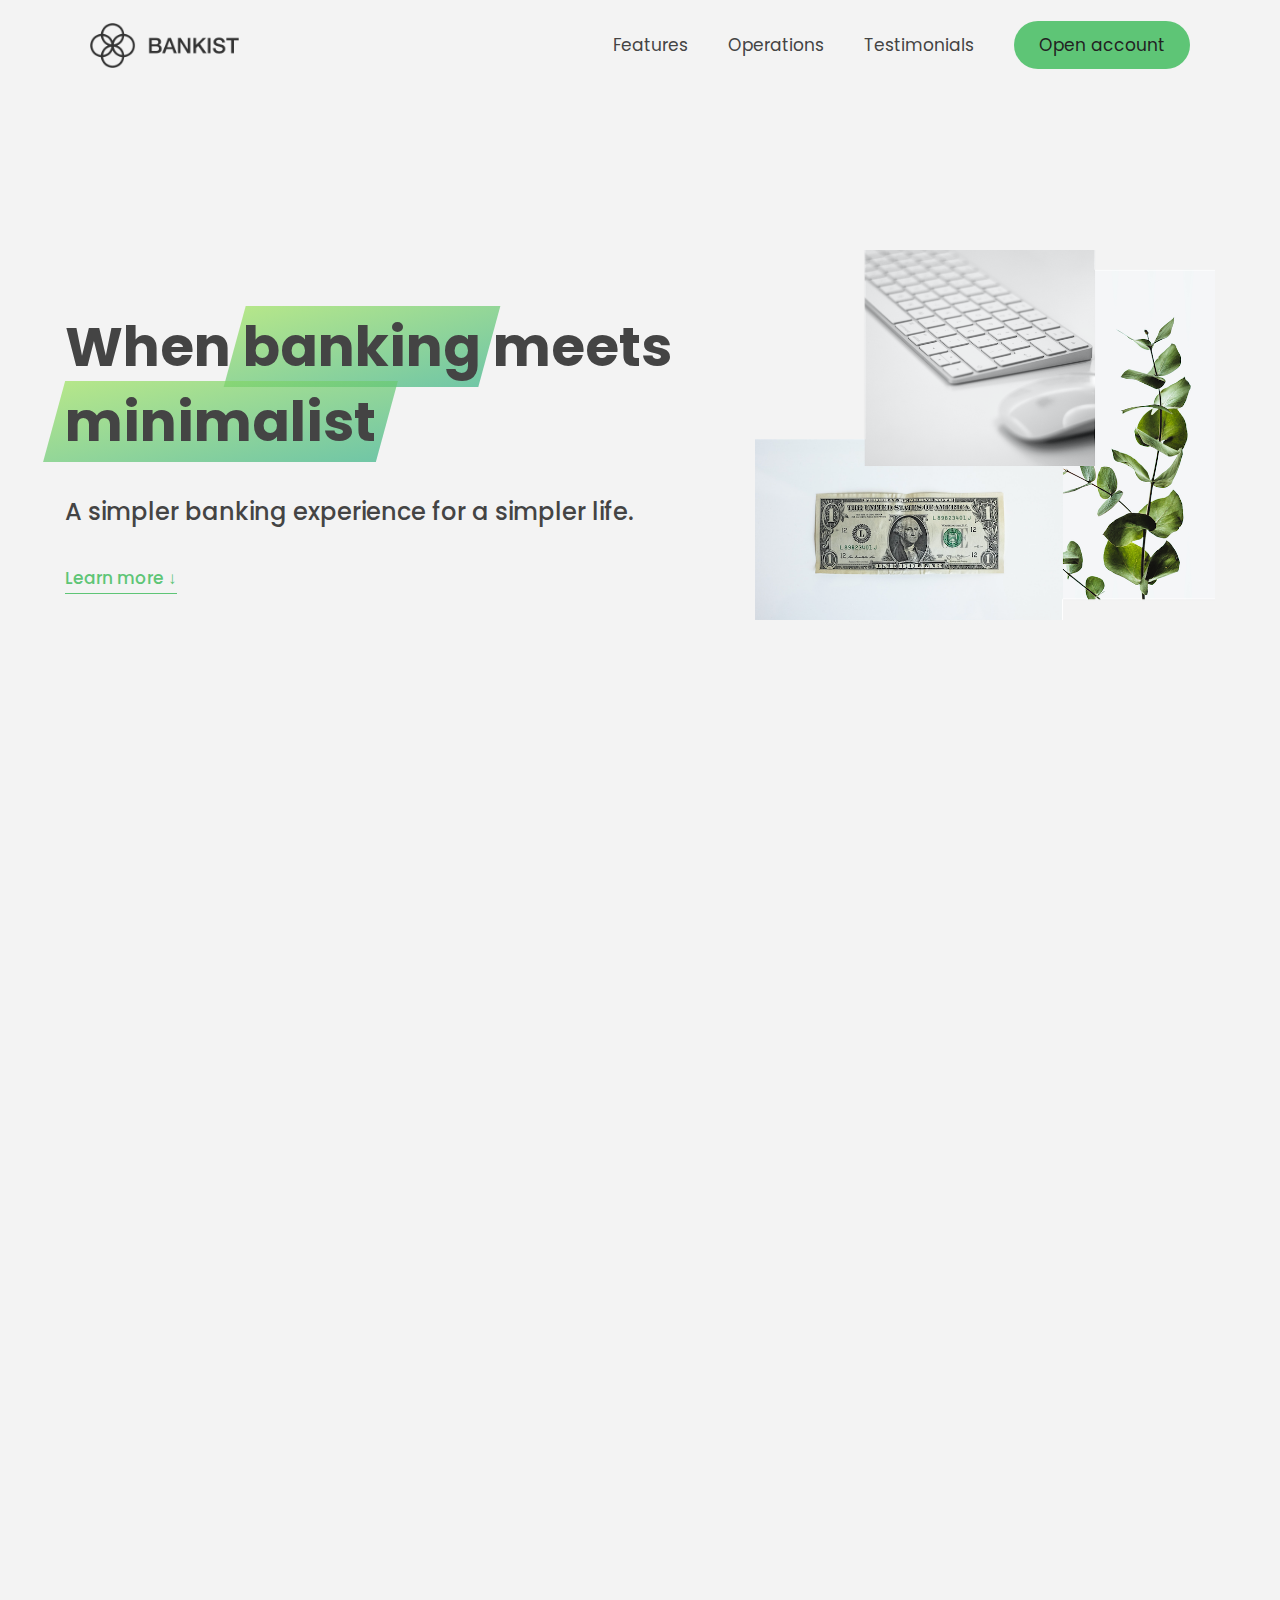
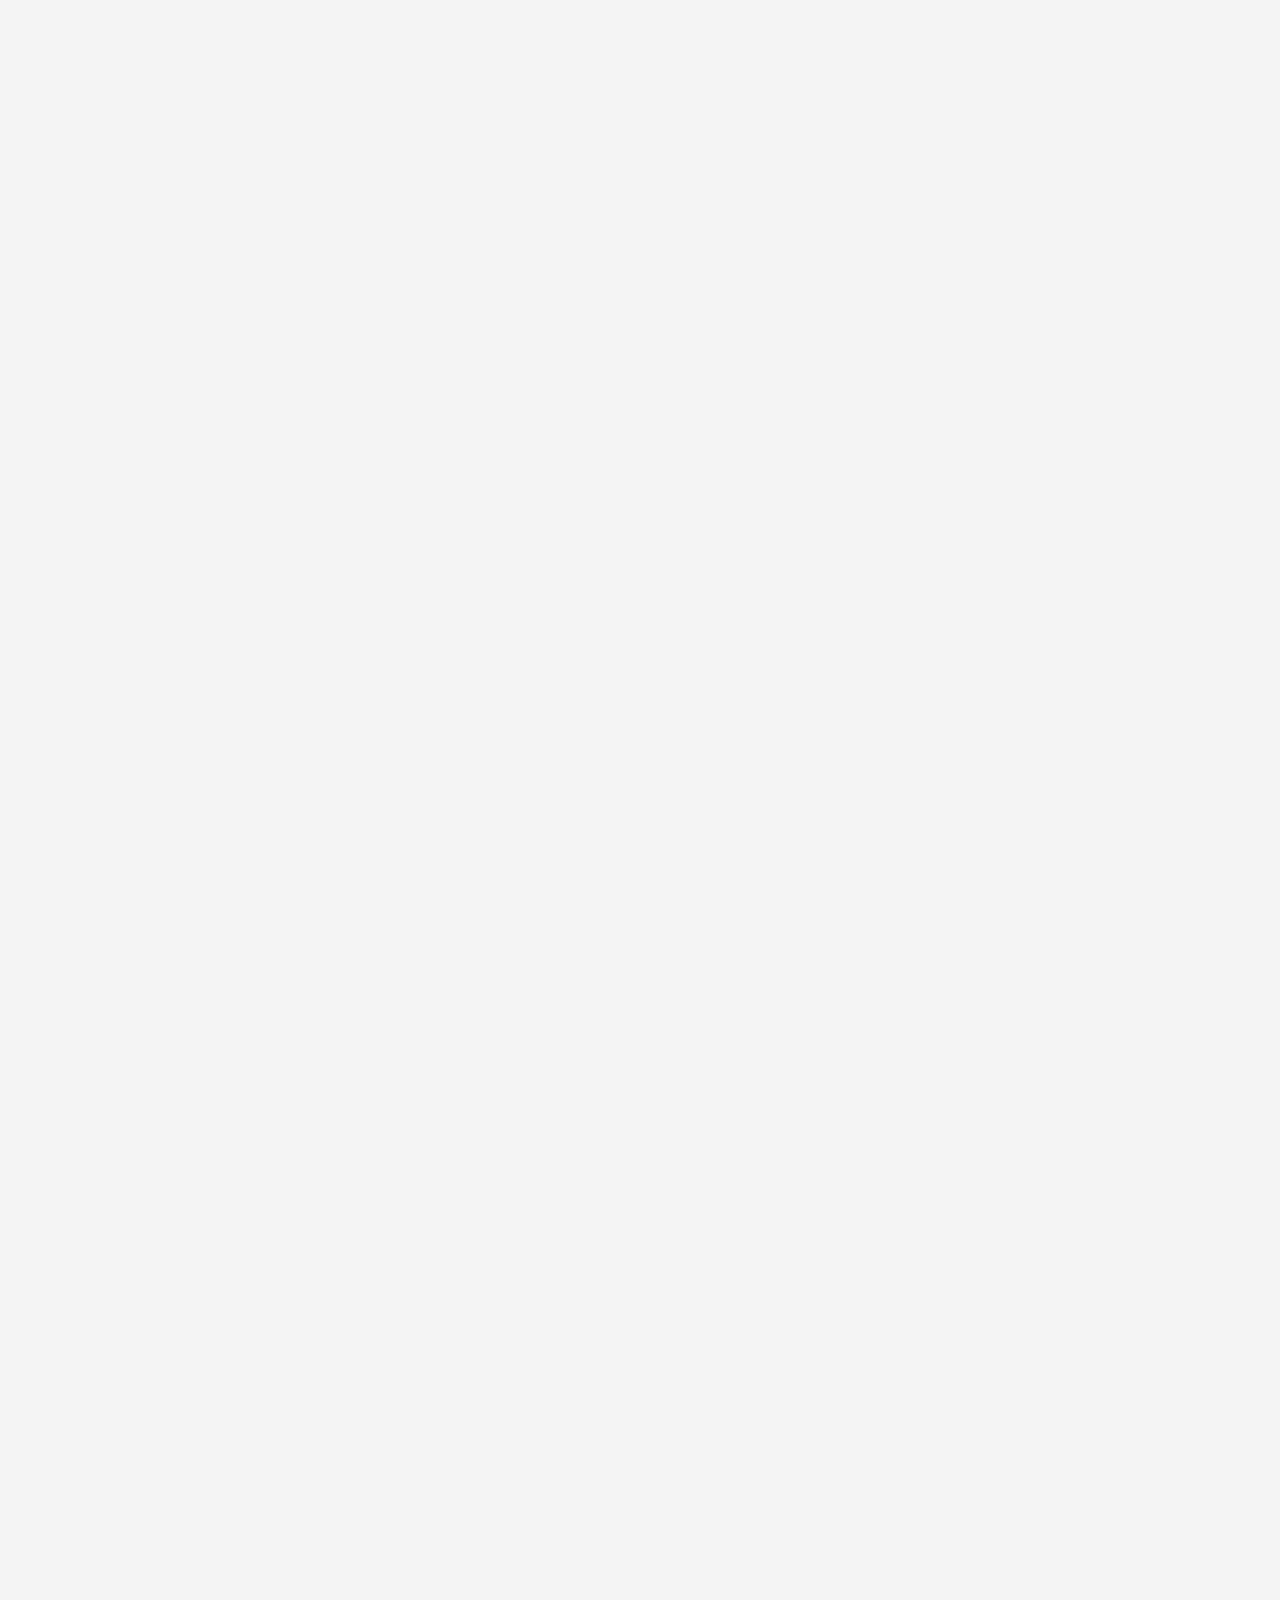
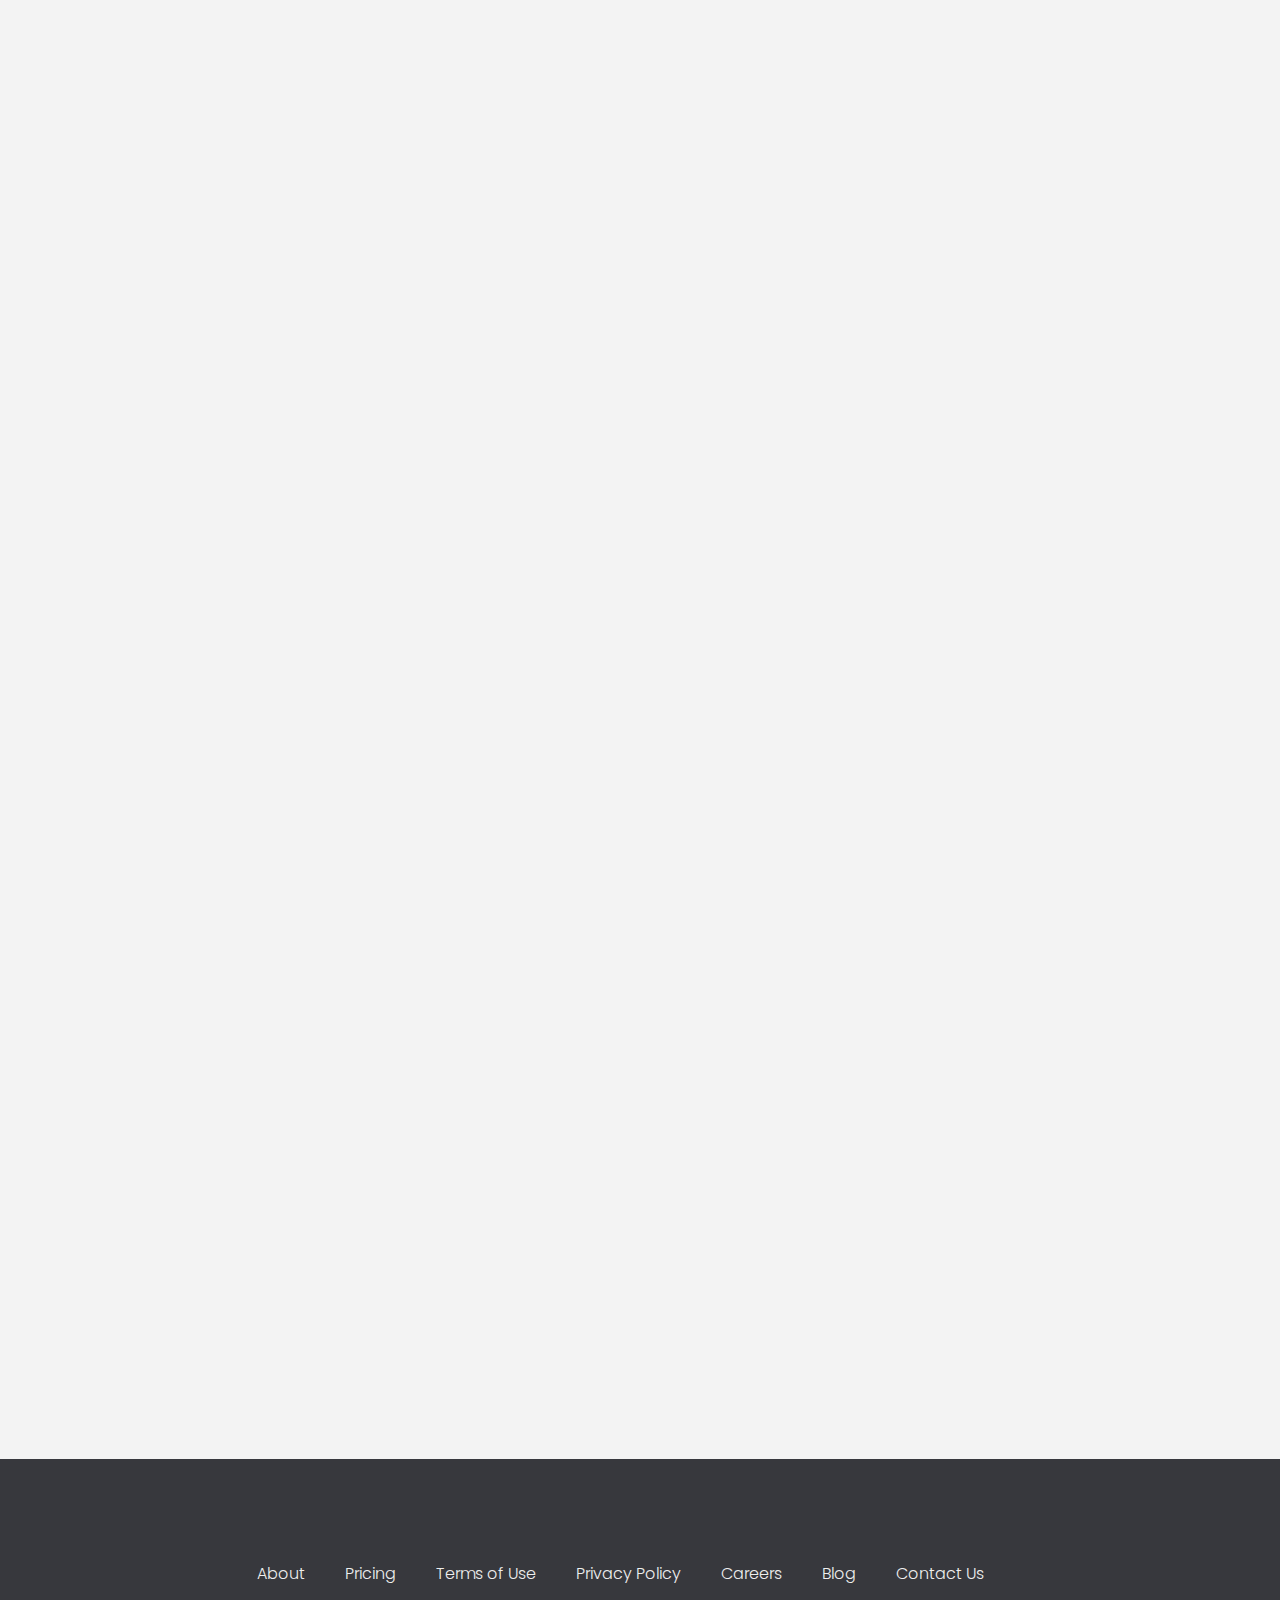
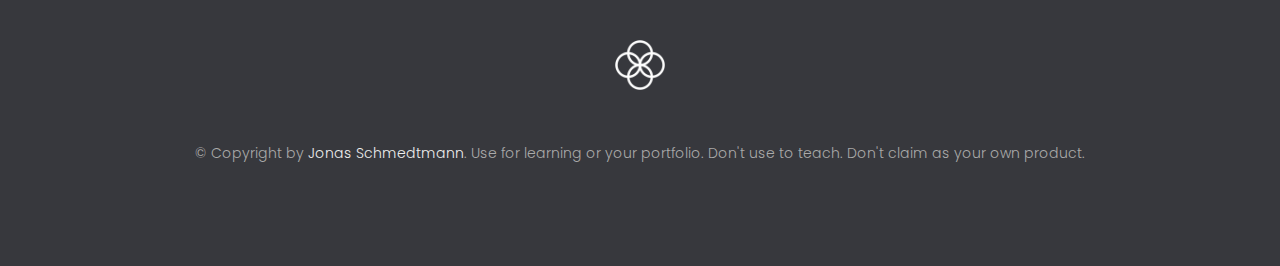
<file: index.html>
<!DOCTYPE html>
<html lang="en">
  <head>
    <meta charset="UTF-8" />
    <meta name="viewport" content="width=device-width, initial-scale=1.0" />
    <meta http-equiv="X-UA-Compatible" content="ie=edge" />
    <link rel="shortcut icon" type="image/png" href="img/icon.png" />

    <link
      href="https://fonts.googleapis.com/css?family=Poppins:300,400,500,600&display=swap"
      rel="stylesheet"
    />
    <link rel="stylesheet" href="style.css" />
    <title>Bankist | When Banking meets Minimalist</title>
  </head>

  <body>
    <header class="header">
      <nav class="nav">
        <img
          src="img/logo.png"
          alt="Bankist logo"
          class="nav__logo"
          id="logo"
          designer="Aabid"
        />
        <ul class="nav__links">
          <li class="nav__item">
            <a class="nav__link" href="#section--1">Features</a>
          </li>
          <li class="nav__item">
            <a class="nav__link" href="#section--2">Operations</a>
          </li>
          <li class="nav__item">
            <a class="nav__link" href="#section--3">Testimonials</a>
          </li>
          <li class="nav__item">
            <a class="nav__link nav__link--btn btn--show-modal" href="#"
              >Open account</a
            >
          </li>
        </ul>
      </nav>

      <div class="header__title">
        <h1>
          When
          <!-- Green highlight effect -->
          <span class="highlight">banking</span>
          meets<br />
          <span class="highlight">minimalist</span>
        </h1>
        <h4>A simpler banking experience for a simpler life.</h4>
        <button class="btn--text btn--scroll-to">Learn more &DownArrow;</button>
        <img
          src="img/hero_short.png"
          data-src="img/hero.png"
          class="header__img lazy-img"
          alt="Minimalist bank items"
        />
      </div>
    </header>

    <section class="section" id="section--1">
      <div class="section__title">
        <h2 class="section__description">Features</h2>
        <h3 class="section__header">
          Everything you need in a modern bank and more.
        </h3>
      </div>

      <div class="features">
        <img
          src="img/digital-lazy.jpg"
          data-src="img/digital.jpg"
          alt="Computer"
          class="features__img lazy-img"
        />
        <div class="features__feature">
          <div class="features__icon">
            <img src="img/interface.gif" alt="" />
          </div>
          <h5 class="features__header">100% digital bank</h5>
          <p>
            Lorem ipsum dolor sit amet consectetur adipisicing elit. Unde alias
            sint quos? Accusantium a fugiat porro reiciendis saepe quibusdam
            debitis ducimus.
          </p>
        </div>

        <div class="features__feature">
          <div class="features__icon">
            <img src="img/growth.gif" alt="" />
          </div>
          <h5 class="features__header">Watch your money grow</h5>
          <p>
            Nesciunt quos autem dolorum voluptates cum dolores dicta fuga
            inventore ab? Nulla incidunt eius numquam sequi iste pariatur
            quibusdam!
          </p>
        </div>
        <img
          src="img/grow-lazy.jpg"
          data-src="img/grow.jpg"
          alt="Plant"
          class="features__img lazy-img"
        />

        <img
          src="img/card-lazy.jpg"
          data-src="img/card.jpg"
          alt="Credit card"
          class="features__img lazy-img"
        />
        <div class="features__feature">
          <div class="features__icon">
            <img src="img/credit-card.gif" alt="" />
          </div>
          <h5 class="features__header">Free debit card included</h5>
          <p>
            Quasi, fugit in cumque cupiditate reprehenderit debitis animi enim
            eveniet consequatur odit quam quos possimus assumenda dicta fuga
            inventore ab.
          </p>
        </div>
      </div>
    </section>

    <section class="section" id="section--2">
      <div class="section__title">
        <h2 class="section__description">Operations</h2>
        <h3 class="section__header">
          Everything as simple as possible, but no simpler.
        </h3>
      </div>

      <div class="operations">
        <div class="operations__tab-container">
          <button
            class="btn operations__tab operations__tab--1 operations__tab--active"
            data-tab="1"
          >
            <span>01</span>Instant Transfers
          </button>
          <button class="btn operations__tab operations__tab--2" data-tab="2">
            <span>02</span>Instant Loans
          </button>
          <button class="btn operations__tab operations__tab--3" data-tab="3">
            <span>03</span>Instant Closing
          </button>
        </div>
        <div
          class="operations__content operations__content--1 operations__content--active"
        >
          <div class="operations__icon operations__icon--1">
            <svg>
              <use xlink:href="img/icons.svg#icon-upload"></use>
            </svg>
          </div>
          <h5 class="operations__header">
            Tranfser money to anyone, instantly! No fees, no BS.
          </h5>
          <p>
            Lorem ipsum dolor sit amet, consectetur adipisicing elit, sed do
            eiusmod tempor incididunt ut labore et dolore magna aliqua. Ut enim
            ad minim veniam, quis nostrud exercitation ullamco laboris nisi ut
            aliquip ex ea commodo consequat.
          </p>
        </div>

        <div class="operations__content operations__content--2">
          <div class="operations__icon operations__icon--2">
            <svg>
              <use xlink:href="img/icons.svg#icon-home"></use>
            </svg>
          </div>
          <h5 class="operations__header">
            Buy a home or make your dreams come true, with instant loans.
          </h5>
          <p>
            Duis aute irure dolor in reprehenderit in voluptate velit esse
            cillum dolore eu fugiat nulla pariatur. Excepteur sint occaecat
            cupidatat non proident, sunt in culpa qui officia deserunt mollit
            anim id est laborum.
          </p>
        </div>
        <div class="operations__content operations__content--3">
          <div class="operations__icon operations__icon--3">
            <svg>
              <use xlink:href="img/icons.svg#icon-user-x"></use>
            </svg>
          </div>
          <h5 class="operations__header">
            No longer need your account? No problem! Close it instantly.
          </h5>
          <p>
            Excepteur sint occaecat cupidatat non proident, sunt in culpa qui
            officia deserunt mollit anim id est laborum. Ut enim ad minim
            veniam, quis nostrud exercitation ullamco laboris nisi ut aliquip ex
            ea commodo consequat.
          </p>
        </div>
      </div>
    </section>

    <section class="section" id="section--3">
      <div class="section__title section__title--testimonials">
        <h2 class="section__description">Not sure yet?</h2>
        <h3 class="section__header">
          Millions of Bankists are already making their lifes simpler.
        </h3>
      </div>

      <div class="slider">
        <div class="slide slide--1">
          <div class="testimonial">
            <h5 class="testimonial__header">Best financial decision ever!</h5>
            <blockquote class="testimonial__text">
              Lorem ipsum dolor sit, amet consectetur adipisicing elit.
              Accusantium quas quisquam non? Quas voluptate nulla minima
              deleniti optio ullam nesciunt, numquam corporis et asperiores
              laboriosam sunt, praesentium suscipit blanditiis. Necessitatibus
              id alias reiciendis, perferendis facere pariatur dolore veniam
              autem esse non voluptatem saepe provident nihil molestiae.
            </blockquote>
            <address class="testimonial__author">
              <img src="img/user-1.jpg" alt="" class="testimonial__photo" />
              <h6 class="testimonial__name">Aabid Mahat</h6>
              <p class="testimonial__location">San Francisco, USA</p>
            </address>
          </div>
        </div>

        <div class="slide slide--2">
          <div class="testimonial">
            <h5 class="testimonial__header">
              The last step to becoming a complete minimalist
            </h5>
            <blockquote class="testimonial__text">
              Quisquam itaque deserunt ullam, quia ea repellendus provident,
              ducimus neque ipsam modi voluptatibus doloremque, corrupti
              laborum. Incidunt numquam perferendis veritatis neque repellendus.
              Lorem, ipsum dolor sit amet consectetur adipisicing elit. Illo
              deserunt exercitationem deleniti.
            </blockquote>
            <address class="testimonial__author">
              <img src="img/user-2.jpg" alt="" class="testimonial__photo" />
              <h6 class="testimonial__name">Jyoshna Mahat</h6>
              <p class="testimonial__location">London, UK</p>
            </address>
          </div>
        </div>

        <div class="slide slide--3">
          <div class="testimonial">
            <h5 class="testimonial__header">
              Finally free from old-school banks
            </h5>
            <blockquote class="testimonial__text">
              Debitis, nihil sit minus suscipit magni aperiam vel tenetur
              incidunt commodi architecto numquam omnis nulla autem,
              necessitatibus blanditiis modi similique quidem. Odio aliquam
              culpa dicta beatae quod maiores ipsa minus consequatur error sunt,
              deleniti saepe aliquid quos inventore sequi. Necessitatibus id
              alias reiciendis, perferendis facere.
            </blockquote>
            <address class="testimonial__author">
              <img src="img/user-3.jpg" alt="" class="testimonial__photo" />
              <h6 class="testimonial__name">Anis Mahat</h6>
              <p class="testimonial__location">Lisbon, Portugal</p>
            </address>
          </div>
        </div>

        <button class="slider__btn slider__btn--left">&larr;</button>
        <button class="slider__btn slider__btn--right">&rarr;</button>
        <div class="dots"></div>
      </div>
    </section>

    <section class="section section--sign-up">
      <div class="section__title">
        <h3 class="section__header">
          The best day to join Bankist was one year ago. The second best is
          today!
        </h3>
      </div>
      <button class="btn btn--show-modal">Open your free account today!</button>
    </section>

    <footer class="footer">
      <ul class="footer__nav">
        <li class="footer__item">
          <a class="footer__link" href="#">About</a>
        </li>
        <li class="footer__item">
          <a class="footer__link" href="#">Pricing</a>
        </li>
        <li class="footer__item">
          <a class="footer__link" href="#">Terms of Use</a>
        </li>
        <li class="footer__item">
          <a class="footer__link" href="#">Privacy Policy</a>
        </li>
        <li class="footer__item">
          <a class="footer__link" href="#">Careers</a>
        </li>
        <li class="footer__item">
          <a class="footer__link" href="#">Blog</a>
        </li>
        <li class="footer__item">
          <a class="footer__link" href="#">Contact Us</a>
        </li>
      </ul>
      <img src="img/icon.png" alt="Logo" class="footer__logo" />
      <p class="footer__copyright">
        &copy; Copyright by
        <a
          class="footer__link twitter-link"
          target="_blank"
          href="https://twitter.com/jonasschmedtman"
          >Jonas Schmedtmann</a
        >. Use for learning or your portfolio. Don't use to teach. Don't claim
        as your own product.
      </p>
    </footer>

    <div class="modal hidden">
      <button class="btn--close-modal">&times;</button>
      <h2 class="modal__header">
        Open your bank account <br />
        in just <span class="highlight">5 minutes</span>
      </h2>
      <form class="modal__form">
        <label>First Name</label>
        <input type="text" />
        <label>Last Name</label>
        <input type="text" />
        <label>Email Address</label>
        <input type="email" />
        <button class="btn">Next step &rarr;</button>
      </form>
    </div>
    <div class="overlay hidden"></div>

    <script src="script.js"></script>
  </body>
</html>
</file>
<file: style.css>
/* The page is NOT responsive. You can implement responsiveness yourself if you wanna have some fun 😃 */

:root {
  --color-primary: #5ec576;
  --color-secondary: #ffcb03;
  --color-tertiary: #ff585f;
  --color-primary-darker: #4bbb7d;
  --color-secondary-darker: #ffbb00;
  --color-tertiary-darker: #fd424b;
  --color-primary-opacity: #5ec5763a;
  --color-secondary-opacity: #ffcd0331;
  --color-tertiary-opacity: #ff58602d;
  --gradient-primary: linear-gradient(to top left, #39b385, #9be15d);
  --gradient-secondary: linear-gradient(to top left, #ffb003, #ffcb03);
}

* {
  margin: 0;
  padding: 0;
  box-sizing: inherit;
}

html {
  font-size: 62.5%;
  box-sizing: border-box;
}

body {
  font-family: 'Poppins', sans-serif;
  font-weight: 300;
  color: #444;
  line-height: 1.9;
  background-color: #f3f3f3;
}

/* GENERAL ELEMENTS */
.section {
  padding: 15rem 3rem;
  border-top: 1px solid #ddd;

  transition: transform 1s, opacity 1s;
}

.section--hidden {
  opacity: 0;
  transform: translateY(8rem);
}

.section__title {
  max-width: 80rem;
  margin: 0 auto 8rem auto;
}

.section__description {
  font-size: 1.8rem;
  font-weight: 600;
  text-transform: uppercase;
  color: var(--color-primary);
  margin-bottom: 1rem;
}

.section__header {
  font-size: 4rem;
  line-height: 1.3;
  font-weight: 500;
}

.btn {
  display: inline-block;
  background-color: var(--color-primary);
  font-size: 1.6rem;
  font-family: inherit;
  font-weight: 500;
  border: none;
  padding: 1.25rem 4.5rem;
  border-radius: 10rem;
  cursor: pointer;
  transition: all 0.3s;
}

.btn:hover {
  background-color: var(--color-primary-darker);
}

.btn--text {
  display: inline-block;
  background: none;
  font-size: 1.7rem;
  font-family: inherit;
  font-weight: 500;
  color: var(--color-primary);
  border: none;
  border-bottom: 1px solid currentColor;
  padding-bottom: 2px;
  cursor: pointer;
  transition: all 0.3s;
}

p {
  color: #666;
}

/* This is BAD for accessibility! Don't do in the real world! */
button:focus {
  outline: none;
}

img {
  transition: filter 0.5s;
}

.lazy-img {
  filter: blur(20px);
}

/* NAVIGATION */
.nav {
  display: flex;
  justify-content: space-between;
  align-items: center;
  height: 9rem;
  width: 100%;
  padding: 0 6rem;
  z-index: 100;
}

/* nav and stickly class at the same time */
.nav.sticky {
  position: fixed;
  background-color: rgba(255, 255, 255, 0.95);
}

.nav__logo {
  height: 4.5rem;
  transition: all 0.3s;
}

.nav__links {
  display: flex;
  align-items: center;
  list-style: none;
}

.nav__item {
  margin-left: 4rem;
}

.nav__link:link,
.nav__link:visited {
  font-size: 1.7rem;
  font-weight: 400;
  color: inherit;
  text-decoration: none;
  display: block;
  transition: all 0.3s;
}

.nav__link--btn:link,
.nav__link--btn:visited {
  padding: 0.8rem 2.5rem;
  border-radius: 3rem;
  background-color: var(--color-primary);
  color: #222;
}

.nav__link--btn:hover,
.nav__link--btn:active {
  color: inherit;
  background-color: var(--color-primary-darker);
  color: #333;
}

/* HEADER */
.header {
  padding: 0 3rem;
  height: 100vh;
  display: flex;
  flex-direction: column;
  align-items: center;
}

.header__title {
  flex: 1;

  max-width: 115rem;
  display: grid;
  grid-template-columns: 3fr 2fr;
  row-gap: 3rem;
  align-content: center;
  justify-content: center;

  align-items: start;
  justify-items: start;
}

h1 {
  font-size: 5.5rem;
  line-height: 1.35;
}

h4 {
  font-size: 2.4rem;
  font-weight: 500;
}

.header__img {
  width: 100%;
  grid-column: 2 / 3;
  grid-row: 1 / span 4;
  transform: translateY(-6rem);
}

.highlight {
  position: relative;
}

.highlight::after {
  display: block;
  content: '';
  position: absolute;
  bottom: 0;
  left: 0;
  height: 100%;
  width: 100%;
  z-index: -1;
  opacity: 0.7;
  transform: scale(1.07, 1.05) skewX(-15deg);
  background-image: var(--gradient-primary);
}

/* FEATURES */
.features {
  display: grid;
  grid-template-columns: 1fr 1fr;
  gap: 4rem;
  margin: 0 12rem;
}

.features__img {
  width: 100%;
}

.features__feature {
  align-self: center;
  justify-self: center;
  width: 70%;
  font-size: 1.5rem;
}

.features__icon {
  display: flex;
  align-items: center;
  justify-content: center;
  background-color: var(--color-primary-opacity);
  height: 5.5rem;
  width: 5.5rem;
  border-radius: 50%;
  margin-bottom: 2rem;
}

.features__icon img {
  height: 5.2rem;
  width: 5.2rem;
  fill: var(--color-primary);
  border-radius: 50%;
  mix-blend-mode: multiply;
}

.features__header {
  font-size: 2rem;
  margin-bottom: 1rem;
}

/* OPERATIONS */
.operations {
  max-width: 100rem;
  margin: 12rem auto 0 auto;

  background-color: #fff;
}

.operations__tab-container {
  display: flex;
  justify-content: center;
}

.operations__tab {
  margin-right: 2.5rem;
  transform: translateY(-50%);
}

.operations__tab span {
  margin-right: 1rem;
  font-weight: 600;
  display: inline-block;
}

.operations__tab--1 {
  background-color: var(--color-secondary);
}

.operations__tab--1:hover {
  background-color: var(--color-secondary-darker);
}

.operations__tab--3 {
  background-color: var(--color-tertiary);
  margin: 0;
}

.operations__tab--3:hover {
  background-color: var(--color-tertiary-darker);
}

.operations__tab--active {
  transform: translateY(-66%);
}

.operations__content {
  display: none;

  /* JUST PRESENTATIONAL */
  font-size: 1.7rem;
  padding: 2.5rem 7rem 6.5rem 7rem;
}

.operations__content--active {
  display: grid;
  grid-template-columns: 7rem 1fr;
  column-gap: 3rem;
  row-gap: 0.5rem;
}

.operations__header {
  font-size: 2.25rem;
  font-weight: 500;
  align-self: center;
}

.operations__icon {
  display: flex;
  align-items: center;
  justify-content: center;
  height: 7rem;
  width: 7rem;
  border-radius: 50%;
}

.operations__icon svg {
  height: 2.75rem;
  width: 2.75rem;
}

.operations__content p {
  grid-column: 2;
}

.operations__icon--1 {
  background-color: var(--color-secondary-opacity);
}
.operations__icon--2 {
  background-color: var(--color-primary-opacity);
}
.operations__icon--3 {
  background-color: var(--color-tertiary-opacity);
}
.operations__icon--1 svg {
  fill: var(--color-secondary-darker);
}
.operations__icon--2 svg {
  fill: var(--color-primary);
}
.operations__icon--3 svg {
  fill: var(--color-tertiary);
}

/* SLIDER */
.slider {
  max-width: 100rem;
  height: 50rem;
  margin: 0 auto;
  position: relative;

  /* IN THE END */
  overflow: hidden;
}

.slide {
  position: absolute;
  top: 0;
  width: 100%;
  height: 50rem;

  display: flex;
  align-items: center;
  justify-content: center;

  /* THIS creates the animation! */
  transition: transform 1s;
}

.slide > img {
  /* Only for images that have different size than slide */
  width: 100%;
  height: 100%;
  object-fit: cover;
}

.slider__btn {
  position: absolute;
  top: 50%;
  z-index: 10;

  border: none;
  background: rgba(255, 255, 255, 0.7);
  font-family: inherit;
  color: #333;
  border-radius: 50%;
  height: 5.5rem;
  width: 5.5rem;
  font-size: 3.25rem;
  cursor: pointer;
}

.slider__btn--left {
  left: 6%;
  transform: translate(-50%, -50%);
}

.slider__btn--right {
  right: 6%;
  transform: translate(50%, -50%);
}

.dots {
  position: absolute;
  bottom: 5%;
  left: 50%;
  transform: translateX(-50%);
  display: flex;
}

.dots__dot {
  border: none;
  background-color: #b9b9b9;
  opacity: 0.7;
  height: 1rem;
  width: 1rem;
  border-radius: 50%;
  margin-right: 1.75rem;
  cursor: pointer;
  transition: all 0.5s;

  /* Only necessary when overlying images */
  /* box-shadow: 0 0.6rem 1.5rem rgba(0, 0, 0, 0.7); */
}

.dots__dot:last-child {
  margin: 0;
}

.dots__dot--active {
  /* background-color: #fff; */
  background-color: #888;
  opacity: 1;
}

/* TESTIMONIALS */
.testimonial {
  width: 65%;
  position: relative;
}

.testimonial::before {
  content: '\201C';
  position: absolute;
  top: -5.7rem;
  left: -6.8rem;
  line-height: 1;
  font-size: 20rem;
  font-family: inherit;
  color: var(--color-primary);
  z-index: -1;
}

.testimonial__header {
  font-size: 2.25rem;
  font-weight: 500;
  margin-bottom: 1.5rem;
}

.testimonial__text {
  font-size: 1.7rem;
  margin-bottom: 3.5rem;
  color: #666;
}

.testimonial__author {
  margin-left: 3rem;
  font-style: normal;

  display: grid;
  grid-template-columns: 6.5rem 1fr;
  column-gap: 2rem;
}

.testimonial__photo {
  grid-row: 1 / span 2;
  width: 6.5rem;
  border-radius: 50%;
}

.testimonial__name {
  font-size: 1.7rem;
  font-weight: 500;
  align-self: end;
  margin: 0;
}

.testimonial__location {
  font-size: 1.5rem;
}

.section__title--testimonials {
  margin-bottom: 4rem;
}

/* SIGNUP */
.section--sign-up {
  background-color: #37383d;
  border-top: none;
  border-bottom: 1px solid #444;
  text-align: center;
  padding: 10rem 3rem;
}

.section--sign-up .section__header {
  color: #fff;
  text-align: center;
}

.section--sign-up .section__title {
  margin-bottom: 6rem;
}

.section--sign-up .btn {
  font-size: 1.9rem;
  padding: 2rem 5rem;
}

/* FOOTER */
.footer {
  padding: 10rem 3rem;
  background-color: #37383d;
}

.footer__nav {
  list-style: none;
  display: flex;
  justify-content: center;
  margin-bottom: 5rem;
}

.footer__item {
  margin-right: 4rem;
}

.footer__link {
  font-size: 1.6rem;
  color: #eee;
  text-decoration: none;
}

.footer__logo {
  height: 5rem;
  display: block;
  margin: 0 auto;
  margin-bottom: 5rem;
}

.footer__copyright {
  font-size: 1.4rem;
  color: #aaa;
  text-align: center;
}

.footer__copyright .footer__link {
  font-size: 1.4rem;
}

/* MODAL WINDOW */
.modal {
  position: fixed;
  top: 50%;
  left: 50%;
  transform: translate(-50%, -50%);
  max-width: 60rem;
  background-color: #f3f3f3;
  padding: 5rem 6rem;
  box-shadow: 0 4rem 6rem rgba(0, 0, 0, 0.3);
  z-index: 1000;
  transition: all 0.5s;
}

.overlay {
  position: fixed;
  top: 0;
  left: 0;
  width: 100%;
  height: 100%;
  background-color: rgba(0, 0, 0, 0.5);
  backdrop-filter: blur(4px);
  z-index: 100;
  transition: all 0.5s;
}

.modal__header {
  font-size: 3.25rem;
  margin-bottom: 4.5rem;
  line-height: 1.5;
}

.modal__form {
  margin: 0 3rem;
  display: grid;
  grid-template-columns: 1fr 2fr;
  align-items: center;
  gap: 2.5rem;
}

.modal__form label {
  font-size: 1.7rem;
  font-weight: 500;
}

.modal__form input {
  font-size: 1.7rem;
  padding: 1rem 1.5rem;
  border: 1px solid #ddd;
  border-radius: 0.5rem;
}

.modal__form button {
  grid-column: 1 / span 2;
  justify-self: center;
  margin-top: 1rem;
}

.btn--close-modal {
  font-family: inherit;
  color: inherit;
  position: absolute;
  top: 0.5rem;
  right: 2rem;
  font-size: 4rem;
  cursor: pointer;
  border: none;
  background: none;
}

.hidden {
  visibility: hidden;
  opacity: 0;
}

/* COOKIE MESSAGE */
.cookie-message {
  display: flex;
  align-items: center;
  justify-content: space-evenly;
  width: 100%;
  background-color: white;
  color: #bbb;
  font-size: 1.5rem;
  font-weight: 400;
}
</file>
